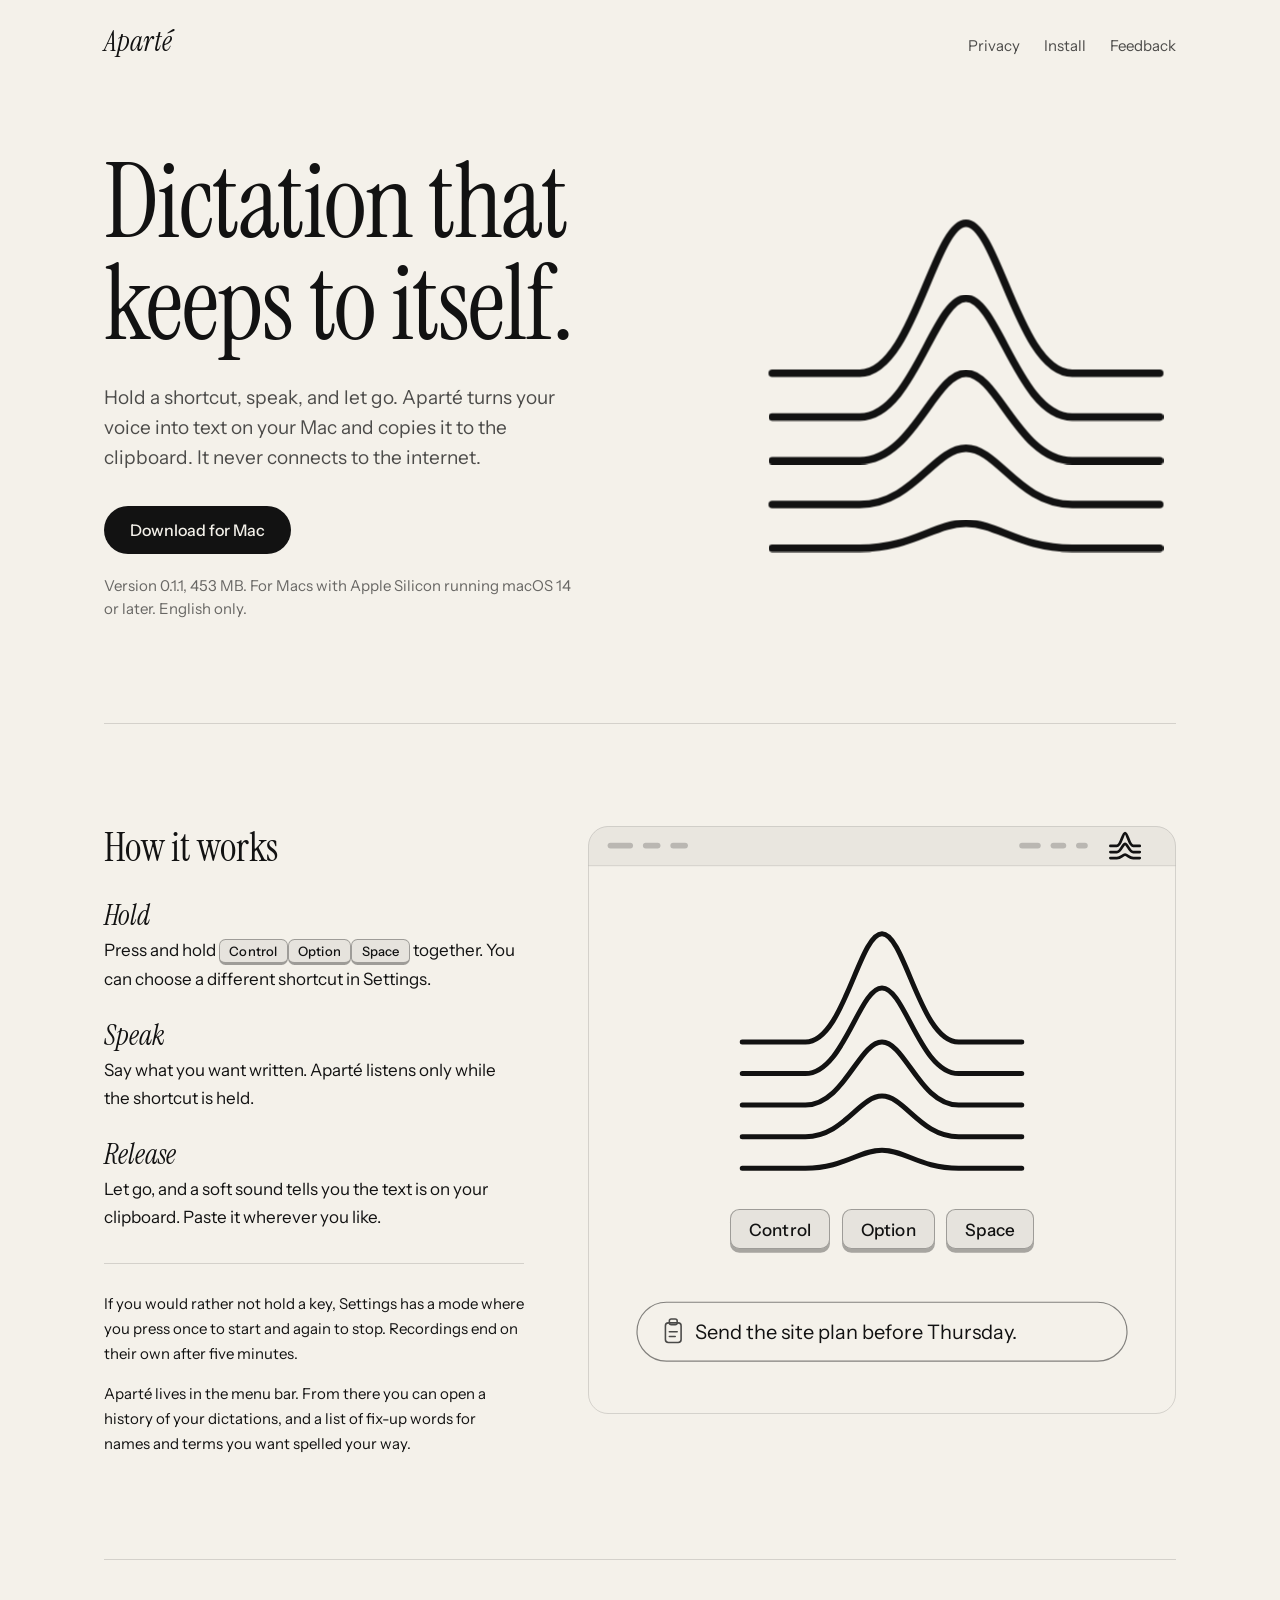
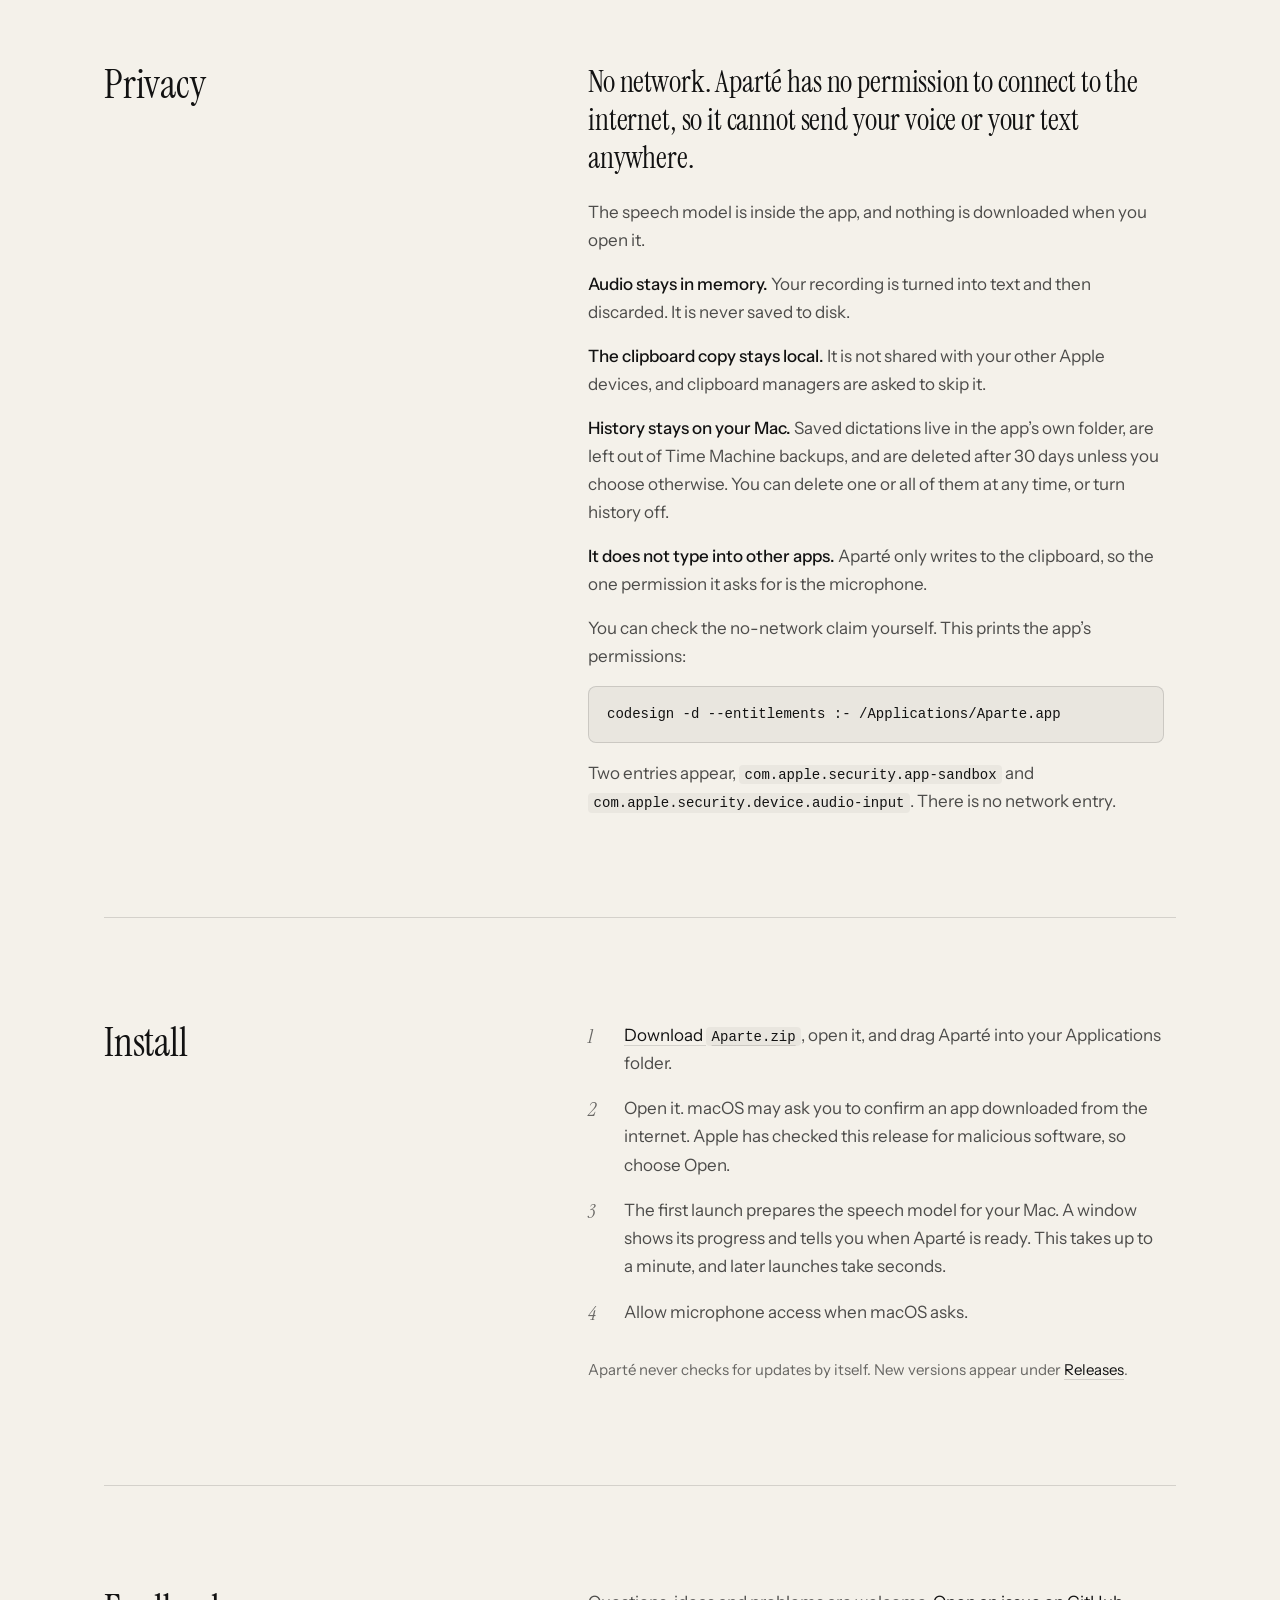
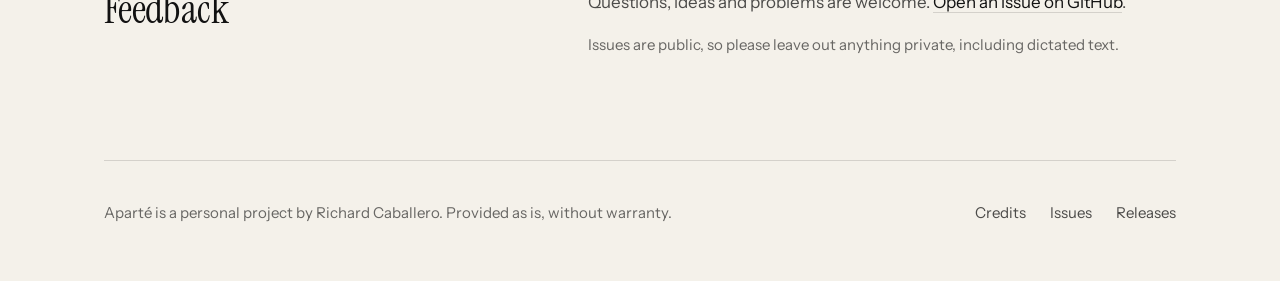
<file: index.html>
<!doctype html>
<html lang="en">
<head>
  <meta charset="utf-8">
  <meta name="viewport" content="width=device-width, initial-scale=1">
  <meta http-equiv="Content-Security-Policy" content="default-src 'none'; img-src 'self'; style-src 'self'; font-src 'self'; base-uri 'none'; form-action 'none'">
  <title>Aparté: private dictation for Mac</title>
  <meta name="description" content="Aparté turns your voice into text on your Mac and copies it to the clipboard. It works entirely on your Mac and never connects to the internet.">
  <meta name="color-scheme" content="dark light">
  <meta name="theme-color" content="#121212" media="(prefers-color-scheme: dark)">
  <meta name="theme-color" content="#f4f1ea" media="(prefers-color-scheme: light)">
  <meta property="og:title" content="Aparté: private dictation for Mac">
  <meta property="og:description" content="Hold a shortcut, speak, and let go. The text is on your clipboard. Everything happens on your Mac.">
  <meta property="og:type" content="website">
  <link rel="icon" href="favicon.svg" type="image/svg+xml">
  <link rel="icon" href="favicon-64.png" type="image/png" sizes="64x64">
  <link rel="apple-touch-icon" href="apple-touch-icon.png">
  <link rel="preload" href="fonts/instrument-serif-latin-400-normal.woff2" as="font" type="font/woff2" crossorigin>
  <link rel="stylesheet" href="styles.css">
  <link rel="stylesheet" href="animation.css">
</head>
<body>
  <div class="page">

    <header class="masthead">
      <a class="wordmark" href="./">Aparté</a>
      <nav aria-label="Sections">
        <a href="#privacy">Privacy</a>
        <a href="#install">Install</a>
        <a href="#feedback">Feedback</a>
      </nav>
    </header>

    <main>
      <section class="hero" aria-labelledby="statement">
        <div>
          <h1 id="statement">Dictation that keeps to itself.</h1>
          <p class="lede">Hold a shortcut, speak, and let go. Aparté turns your voice into text on your Mac and copies it to the clipboard. It never connects to the internet.</p>
          <p><a class="button" href="https://github.com/richc117/aparte/releases/latest/download/Aparte.zip">Download for Mac</a></p>
          <p class="fine">Version 0.1.1, 453 MB. For Macs with Apple Silicon running macOS 14 or later. English only.</p>
        </div>

        <svg class="swell" viewBox="176 226 672 572" role="img" aria-label="The Aparté mark: five nested lines rising into a single peak">
          <path pathLength="1" d="M202 492 H342 C427 492 461 252 512 252 C563 252 597 492 682 492 H822"/>
          <path pathLength="1" d="M202 562 H342 C427 562 461 372 512 372 C563 372 597 562 682 562 H822"/>
          <path pathLength="1" d="M202 632 H342 C427 632 461 492 512 492 C563 492 597 632 682 632 H822"/>
          <path pathLength="1" d="M202 702 H342 C427 702 461 612 512 612 C563 612 597 702 682 702 H822"/>
          <path pathLength="1" d="M202 772 H342 C427 772 461 732 512 732 C563 732 597 772 682 772 H822"/>
        </svg>
      </section>

      <section class="row demo-row" id="how" aria-labelledby="how-title">
        <h2 id="how-title">How it works</h2>

        <div class="stage" role="img" aria-label="An animation of the three steps: holding the keys, speaking while the lines move, and releasing, after which the text appears on the clipboard.">
          <svg class="scene" viewBox="0 0 600 600" aria-hidden="true">
            <defs>
              <clipPath id="screen"><rect x="0.5" y="0.5" width="599" height="599" rx="20"/></clipPath>
            </defs>

            <g clip-path="url(#screen)">
              <rect class="bar" x="0" y="0" width="600" height="40"/>
              <line class="bar-rule" x1="0" y1="40.5" x2="600" y2="40.5"/>
              <rect class="dim" x="20" y="17" width="26" height="6" rx="3"/>
              <rect class="dim" x="56" y="17" width="18" height="6" rx="3"/>
              <rect class="dim" x="84" y="17" width="18" height="6" rx="3"/>
              <rect class="dim" x="440" y="17" width="22" height="6" rx="3"/>
              <rect class="dim" x="472" y="17" width="16" height="6" rx="3"/>
              <rect class="dim" x="498" y="17" width="12" height="6" rx="3"/>

              <g class="g-ready"><path class="glyph-line" transform="translate(525.5 -1.6) scale(.044)" d="M172 500 H322 C417 500 455 200 512 200 C569 200 607 500 702 500 H852 M172 640 H322 C417 640 455 450 512 450 C569 450 607 640 702 640 H852 M172 780 H322 C417 780 455 700 512 700 C569 700 607 780 702 780 H852"/></g>
              <g class="g-listen">
                <rect x="532" y="4" width="32" height="32" rx="8" fill="var(--ink)"/>
                <path class="glyph-line glyph-inv" transform="translate(529.6 2.4) scale(.036)" d="M172 500 H322 C417 500 455 200 512 200 C569 200 607 500 702 500 H852 M172 640 H322 C417 640 455 450 512 450 C569 450 607 640 702 640 H852 M172 780 H322 C417 780 455 700 512 700 C569 700 607 780 702 780 H852"/>
              </g>
              <g class="g-trans"><path class="glyph-line glyph-text" d="M535 12.5 H561 M535 20 H554 M535 27.5 H544"/></g>

              <circle class="ring ring1" cx="548" cy="20" r="14"/>
              <circle class="ring ring2" cx="548" cy="20" r="14"/>
            </g>
            <rect class="frame" x="0.5" y="0.5" width="599" height="599" rx="20"/>

      <g transform="translate(157.4 220.4) scale(.46)"><path class="voice v1" d="M0 0 H140 C225 0 259 -240 310 -240 C361 -240 395 0 480 0 H620"/></g>
      <g transform="translate(157.4 252.6) scale(.46)"><path class="voice v2" d="M0 0 H140 C225 0 259 -190 310 -190 C361 -190 395 0 480 0 H620"/></g>
      <g transform="translate(157.4 284.8) scale(.46)"><path class="voice v3" d="M0 0 H140 C225 0 259 -140 310 -140 C361 -140 395 0 480 0 H620"/></g>
      <g transform="translate(157.4 317.0) scale(.46)"><path class="voice v4" d="M0 0 H140 C225 0 259 -90 310 -90 C361 -90 395 0 480 0 H620"/></g>
      <g transform="translate(157.4 349.2) scale(.46)"><path class="voice v5" d="M0 0 H140 C225 0 259 -40 310 -40 C361 -40 395 0 480 0 H620"/></g>

            <rect class="pill" x="50" y="486" width="500" height="60" rx="30"/>
            <g class="pill-icon" transform="translate(77 503)">
              <rect x="2" y="4" width="16" height="20" rx="3"/>
              <rect x="6" y="0" width="8" height="6" rx="2"/>
              <path d="M6 13 H14 M6 18 H12"/>
            </g>
          </svg>

          <div class="keys" aria-hidden="true"><kbd class="k1">Control</kbd><kbd class="k2">Option</kbd><kbd class="k3">Space</kbd></div>
          <p class="clip" aria-hidden="true"><span class="clip-text">Send the site plan before Thursday.</span></p>
        </div>

        <div class="copy">
          <dl class="steps">
            <div class="s-hold">
              <dt>Hold</dt>
              <dd>Press and hold <span class="keys-inline"><kbd>Control</kbd><kbd>Option</kbd><kbd>Space</kbd></span> together. You can choose a different shortcut in Settings.</dd>
            </div>
            <div class="s-speak">
              <dt>Speak</dt>
              <dd>Say what you want written. Aparté listens only while the shortcut is held.</dd>
            </div>
            <div class="s-release">
              <dt>Release</dt>
              <dd>Let go, and a soft sound tells you the text is on your clipboard. Paste it wherever you like.</dd>
            </div>
          </dl>
          <div class="notes">
            <p>If you would rather not hold a key, Settings has a mode where you press once to start and again to stop. Recordings end on their own after five minutes.</p>
            <p>Aparté lives in the menu bar. From there you can open a history of your dictations, and a list of fix-up words for names and terms you want spelled your way.</p>
          </div>
        </div>
      </section>

      <section class="row" id="privacy" aria-labelledby="privacy-title">
        <h2 id="privacy-title">Privacy</h2>
        <div class="body">
          <p class="lead">No network. Aparté has no permission to connect to the internet, so it cannot send your voice or your text anywhere.</p>
          <p>The speech model is inside the app, and nothing is downloaded when you open it.</p>
          <p><strong>Audio stays in memory.</strong> Your recording is turned into text and then discarded. It is never saved to disk.</p>
          <p><strong>The clipboard copy stays local.</strong> It is not shared with your other Apple devices, and clipboard managers are asked to skip it.</p>
          <p><strong>History stays on your Mac.</strong> Saved dictations live in the app’s own folder, are left out of Time Machine backups, and are deleted after 30 days unless you choose otherwise. You can delete one or all of them at any time, or turn history off.</p>
          <p><strong>It does not type into other apps.</strong> Aparté only writes to the clipboard, so the one permission it asks for is the microphone.</p>
          <p>You can check the no-network claim yourself. This prints the app’s permissions:</p>
          <pre><code>codesign -d --entitlements :- /Applications/Aparte.app</code></pre>
          <p>Two entries appear, <code>com.apple.security.app-sandbox</code> and <code>com.apple.security.device.audio-input</code>. There is no network entry.</p>
        </div>
      </section>

      <section class="row" id="install" aria-labelledby="install-title">
        <h2 id="install-title">Install</h2>
        <div class="body">
          <ol class="install">
            <li><a href="https://github.com/richc117/aparte/releases/latest/download/Aparte.zip">Download <code>Aparte.zip</code></a>, open it, and drag Aparté into your Applications folder.</li>
            <li>Open it. macOS may ask you to confirm an app downloaded from the internet. Apple has checked this release for malicious software, so choose Open.</li>
            <li>The first launch prepares the speech model for your Mac. A window shows its progress and tells you when Aparté is ready. This takes up to a minute, and later launches take seconds.</li>
            <li>Allow microphone access when macOS asks.</li>
          </ol>
          <p class="small">Aparté never checks for updates by itself. New versions appear under <a href="https://github.com/richc117/aparte/releases">Releases</a>.</p>
        </div>
      </section>

      <section class="row" id="feedback" aria-labelledby="feedback-title">
        <h2 id="feedback-title">Feedback</h2>
        <div class="body">
          <p>Questions, ideas and problems are welcome. <a href="https://github.com/richc117/aparte/issues/new">Open an issue on GitHub</a>.</p>
          <p class="small">Issues are public, so please leave out anything private, including dictated text.</p>
        </div>
      </section>
    </main>

    <footer class="colophon">
      <p>Aparté is a personal project by Richard Caballero. Provided as is, without warranty.</p>
      <nav aria-label="Footer">
        <a href="credits.html">Credits</a>
        <a href="https://github.com/richc117/aparte/issues">Issues</a>
        <a href="https://github.com/richc117/aparte/releases">Releases</a>
      </nav>
    </footer>

  </div>
</body>
</html>
</file>
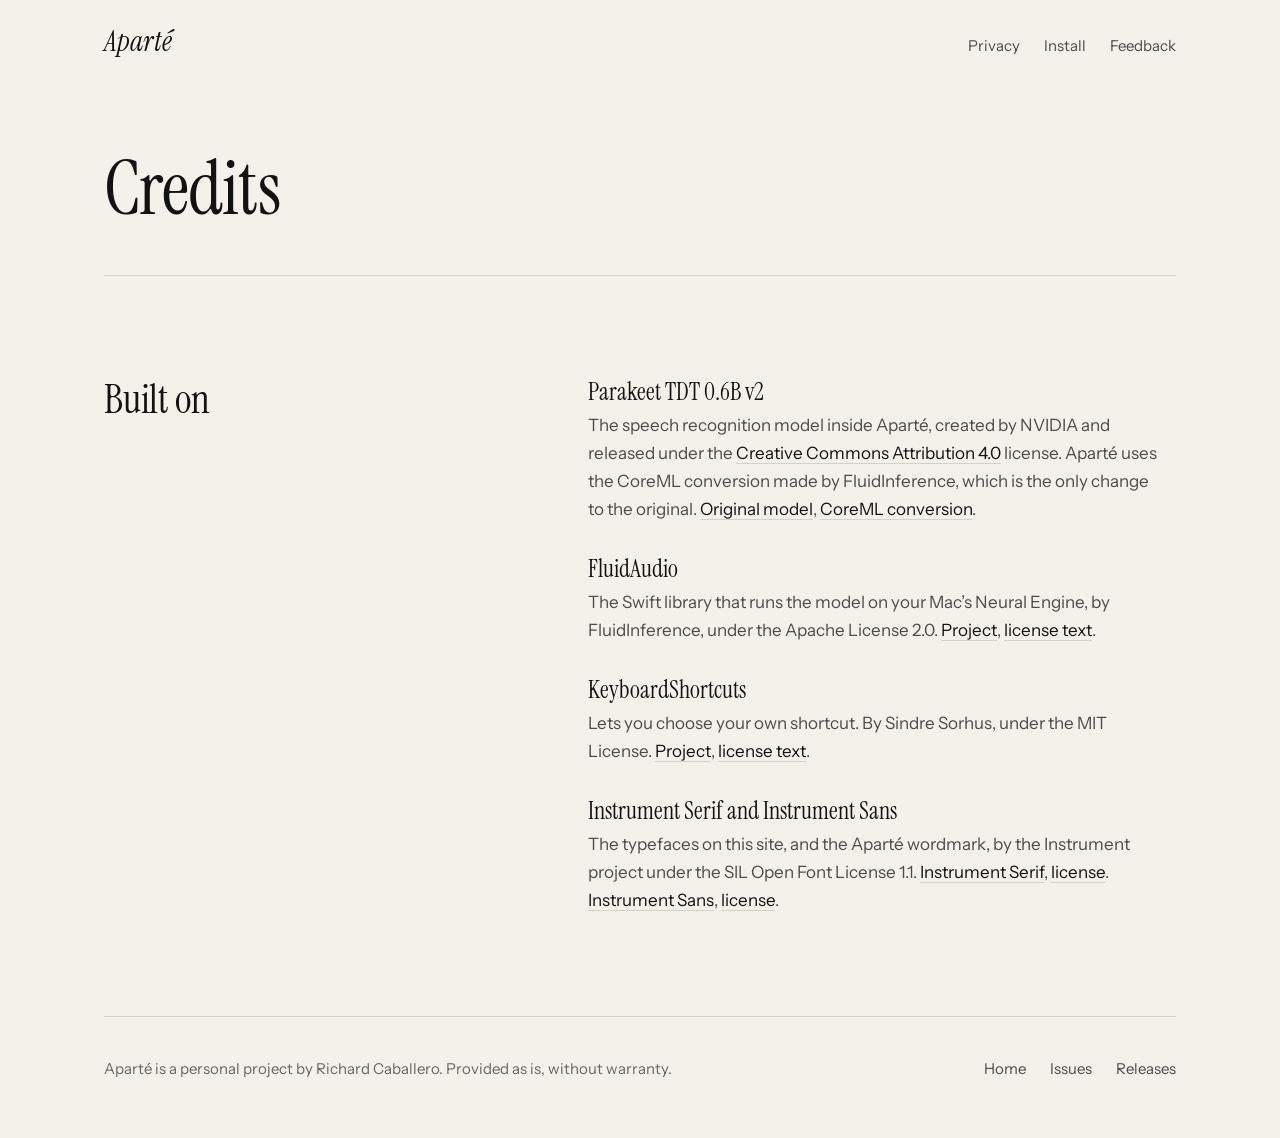
<file: credits.html>
<!doctype html>
<html lang="en">
<head>
  <meta charset="utf-8">
  <meta name="viewport" content="width=device-width, initial-scale=1">
  <meta http-equiv="Content-Security-Policy" content="default-src 'none'; img-src 'self'; style-src 'self'; font-src 'self'; base-uri 'none'; form-action 'none'">
  <title>Credits: Aparté</title>
  <meta name="description" content="The models, libraries and fonts Aparté is built on, and their licenses.">
  <meta name="color-scheme" content="dark light">
  <meta name="theme-color" content="#121212" media="(prefers-color-scheme: dark)">
  <meta name="theme-color" content="#f4f1ea" media="(prefers-color-scheme: light)">
  <link rel="icon" href="favicon.svg" type="image/svg+xml">
  <link rel="icon" href="favicon-64.png" type="image/png" sizes="64x64">
  <link rel="apple-touch-icon" href="apple-touch-icon.png">
  <link rel="stylesheet" href="styles.css">
</head>
<body>
  <div class="page">

    <header class="masthead">
      <a class="wordmark" href="./">Aparté</a>
      <nav aria-label="Sections">
        <a href="./#privacy">Privacy</a>
        <a href="./#install">Install</a>
        <a href="./#feedback">Feedback</a>
      </nav>
    </header>

    <main>
      <h1 class="page-title">Credits</h1>

      <section class="row" aria-labelledby="built-on">
        <h2 id="built-on">Built on</h2>
        <dl class="body credits">
          <div>
            <dt>Parakeet TDT 0.6B v2</dt>
            <dd>The speech recognition model inside Aparté, created by NVIDIA and released under the <a href="https://creativecommons.org/licenses/by/4.0/">Creative Commons Attribution 4.0</a> license. Aparté uses the CoreML conversion made by FluidInference, which is the only change to the original. <a href="https://huggingface.co/nvidia/parakeet-tdt-0.6b-v2">Original model</a>, <a href="https://huggingface.co/FluidInference/parakeet-tdt-0.6b-v2-coreml">CoreML conversion</a>.</dd>
          </div>
          <div>
            <dt>FluidAudio</dt>
            <dd>The Swift library that runs the model on your Mac’s Neural Engine, by FluidInference, under the Apache License 2.0. <a href="https://github.com/FluidInference/FluidAudio">Project</a>, <a href="licenses/FluidAudio-LICENSE.txt">license text</a>.</dd>
          </div>
          <div>
            <dt>KeyboardShortcuts</dt>
            <dd>Lets you choose your own shortcut. By Sindre Sorhus, under the MIT License. <a href="https://github.com/sindresorhus/KeyboardShortcuts">Project</a>, <a href="licenses/KeyboardShortcuts-LICENSE.txt">license text</a>.</dd>
          </div>
          <div>
            <dt>Instrument Serif and Instrument Sans</dt>
            <dd>The typefaces on this site, and the Aparté wordmark, by the Instrument project under the SIL Open Font License 1.1. <a href="https://github.com/Instrument/instrument-serif">Instrument Serif</a>, <a href="fonts/OFL-Instrument-Serif.txt">license</a>. <a href="https://github.com/Instrument/instrument-sans">Instrument Sans</a>, <a href="fonts/OFL-Instrument-Sans.txt">license</a>.</dd>
          </div>
        </dl>
      </section>
    </main>

    <footer class="colophon">
      <p>Aparté is a personal project by Richard Caballero. Provided as is, without warranty.</p>
      <nav aria-label="Footer">
        <a href="./">Home</a>
        <a href="https://github.com/richc117/aparte/issues">Issues</a>
        <a href="https://github.com/richc117/aparte/releases">Releases</a>
      </nav>
    </footer>

  </div>
</body>
</html>
</file>
<file: styles.css>
/* Aparté site. No JavaScript, no third-party requests (the How it works animation is in
   animation.css).
   Brand: Swell mark, #121212 ground, #F4F1EA ink, Instrument Serif and Instrument Sans. */

@font-face {
  font-family: "Instrument Serif";
  font-style: normal;
  font-weight: 400;
  font-display: swap;
  src: url("fonts/instrument-serif-latin-400-normal.woff2") format("woff2");
}
@font-face {
  font-family: "Instrument Serif";
  font-style: italic;
  font-weight: 400;
  font-display: swap;
  src: url("fonts/instrument-serif-latin-400-italic.woff2") format("woff2");
}
@font-face {
  font-family: "Instrument Sans";
  font-style: normal;
  font-weight: 400;
  font-display: swap;
  src: url("fonts/instrument-sans-latin-400-normal.woff2") format("woff2");
}
@font-face {
  font-family: "Instrument Sans";
  font-style: normal;
  font-weight: 500;
  font-display: swap;
  src: url("fonts/instrument-sans-latin-500-normal.woff2") format("woff2");
}

:root {
  --ground: #121212;
  --ink: #f4f1ea;
  --soft: rgb(244 241 234 / 0.72);
  --faint: rgb(244 241 234 / 0.56);
  --rule: rgb(244 241 234 / 0.14);
  --wash: rgb(244 241 234 / 0.05);
  --key-edge: rgb(244 241 234 / 0.34);
  --key-face: rgb(244 241 234 / 0.09);

  --serif: "Instrument Serif", "Iowan Old Style", "Times New Roman", serif;
  --sans: "Instrument Sans", system-ui, -apple-system, "Segoe UI", sans-serif;
  --mono: ui-monospace, "SF Mono", Menlo, Consolas, monospace;

  --gutter: clamp(1.25rem, 5vw, 3.5rem);
  --section: clamp(3.5rem, 8vw, 6.5rem);
  color-scheme: dark light;
}

@media (prefers-color-scheme: light) {
  :root {
    --ground: #f4f1ea;
    --ink: #121212;
    --soft: rgb(18 18 18 / 0.74);
    --faint: rgb(18 18 18 / 0.62);
    --rule: rgb(18 18 18 / 0.14);
    --wash: rgb(18 18 18 / 0.045);
    --key-edge: rgb(18 18 18 / 0.34);
    --key-face: rgb(18 18 18 / 0.06);
  }
}

*,
*::before,
*::after {
  box-sizing: border-box;
}

html {
  background: var(--ground);
  -webkit-text-size-adjust: 100%;
  scroll-behavior: smooth;
}

@media (prefers-reduced-motion: reduce) {
  html {
    scroll-behavior: auto;
  }
}

body {
  margin: 0;
  background: var(--ground);
  color: var(--ink);
  font: 400 1.0625rem / 1.65 var(--sans);
  -webkit-font-smoothing: antialiased;
  text-rendering: optimizeLegibility;
}

.page {
  max-width: 74rem;
  margin: 0 auto;
  padding: 0 var(--gutter);
}

a {
  color: var(--ink);
  text-decoration: underline;
  text-decoration-color: var(--rule);
  text-decoration-thickness: 1px;
  text-underline-offset: 0.24em;
  transition: text-decoration-color 160ms ease;
}
a:hover {
  text-decoration-color: var(--ink);
}
a:focus-visible,
.button:focus-visible {
  outline: 2px solid var(--ink);
  outline-offset: 4px;
  border-radius: 3px;
}

p {
  margin: 0 0 1rem;
}

/* ---------- Header ---------- */

.masthead {
  display: flex;
  align-items: baseline;
  justify-content: space-between;
  gap: 1.5rem;
  padding-block: 1.75rem;
}

.wordmark {
  font: italic 400 1.75rem / 1 var(--serif);
  letter-spacing: 0.005em;
  text-decoration: none;
}

.masthead nav {
  display: flex;
  gap: 1.5rem;
  font-size: 0.9375rem;
}
.masthead nav a {
  color: var(--soft);
  text-decoration: none;
}
.masthead nav a:hover {
  color: var(--ink);
}

/* ---------- Hero ---------- */

.hero {
  display: grid;
  grid-template-columns: minmax(0, 1fr);
  gap: 2.5rem;
  align-items: center;
  padding-block: clamp(1.5rem, 5vw, 4rem) var(--section);
}

.swell {
  display: block;
  width: min(100%, 34rem);
  height: auto;
  margin-inline: auto;
  color: var(--ink);
  overflow: visible;
}
.swell path {
  fill: none;
  stroke: currentColor;
  stroke-width: 12;
  stroke-linecap: round;
  stroke-linejoin: round;
}

/* The one moment of motion: the five lines draw in once, bottom to top. */
@media (prefers-reduced-motion: no-preference) {
  .swell path {
    stroke-dasharray: 1;
    stroke-dashoffset: 1;
    opacity: 0;
    animation: draw 1900ms cubic-bezier(0.45, 0.05, 0.2, 1) both;
  }
  .swell path:nth-child(5) { animation-delay: 150ms; }
  .swell path:nth-child(4) { animation-delay: 290ms; }
  .swell path:nth-child(3) { animation-delay: 430ms; }
  .swell path:nth-child(2) { animation-delay: 570ms; }
  .swell path:nth-child(1) { animation-delay: 710ms; }
}
@keyframes draw {
  0% { stroke-dashoffset: 1; opacity: 0; }
  5% { opacity: 1; }
  100% { stroke-dashoffset: 0; opacity: 1; }
}

h1 {
  margin: 0 0 1.75rem;
  font: 400 clamp(3.25rem, 8.4vw, 6.5rem) / 0.98 var(--serif);
  letter-spacing: -0.015em;
}

.lede {
  max-width: 30rem;
  margin-bottom: 2rem;
  color: var(--soft);
  font-size: 1.1875rem;
  line-height: 1.6;
}

.button {
  display: inline-flex;
  align-items: center;
  height: 3rem;
  padding: 0 1.625rem;
  border-radius: 999px;
  background: var(--ink);
  color: var(--ground);
  font: 500 1rem / 1 var(--sans);
  text-decoration: none;
  transition: opacity 160ms ease;
}
.button:hover {
  opacity: 0.88;
}

.fine {
  margin: 1.25rem 0 0;
  max-width: 30rem;
  color: var(--faint);
  font-size: 0.9375rem;
  line-height: 1.55;
}

@media (min-width: 56rem) {
  .hero {
    grid-template-columns: minmax(0, 7fr) minmax(0, 5fr);
    column-gap: 4rem;
    min-height: min(36rem, calc(100svh - 9rem));
  }
  .swell {
    width: 100%;
    margin-inline: 0;
  }
}

/* On narrow screens the mark leads, small enough that the headline and the Download
   button stay on the first screen of a phone. */
@media (max-width: 55.99rem) {
  .hero {
    gap: 2rem;
  }
  .swell {
    order: -1;
    width: min(52%, 13rem);
  }
}

/* ---------- Rows ---------- */

/* minmax(0, ...) lets a column shrink below its longest unbreakable word. Without it,
   a long permission name in the Privacy section pushed the page wider than a phone. */
.row {
  display: grid;
  grid-template-columns: minmax(0, 1fr);
  gap: 1.5rem;
  padding-block: var(--section);
  border-top: 1px solid var(--rule);
}

@media (min-width: 56rem) {
  .row {
    grid-template-columns: minmax(0, 5fr) minmax(0, 7fr);
    column-gap: 4rem;
  }
  /* The title stays in view while its long section scrolls past, so the left column is
     never an empty void. */
  .row > h2 {
    position: sticky;
    top: 2rem;
    align-self: start;
  }
}

h2 {
  margin: 0;
  font: 400 clamp(1.875rem, 3.4vw, 2.5rem) / 1.08 var(--serif);
  letter-spacing: -0.005em;
}

.body {
  max-width: 36rem;
  color: var(--soft);
}
.body strong {
  color: var(--ink);
  font-weight: 500;
}
.body > :last-child {
  margin-bottom: 0;
}

/* Privacy: the main promise is the largest thing in its section. */
.body .lead {
  margin-bottom: 1.25rem;
  color: var(--ink);
  font: 400 clamp(1.5rem, 2.6vw, 1.875rem) / 1.28 var(--serif);
  letter-spacing: -0.005em;
}

/* Side notes after the steps: set apart by a rule and a smaller size, so they do not
   read as a fourth step. */
.notes {
  padding-top: 1.75rem;
  border-top: 1px solid var(--rule);
  font-size: 0.9375rem;
}
.notes > :last-child {
  margin-bottom: 0;
}

/* How it works: the three steps are a sequence, so each is named. */
.steps {
  display: grid;
  gap: 1.75rem;
  margin: 0 0 2rem;
}
.steps dt {
  margin: 0 0 0.25rem;
  color: var(--ink);
  font: italic 400 1.75rem / 1.1 var(--serif);
}
.steps dd {
  margin: 0;
}

/* Install: a numbered sequence, with the numbers set quietly in the margin. */
.install {
  margin: 0 0 2rem;
  padding: 0;
  list-style: none;
  counter-reset: step;
}
.install li {
  position: relative;
  padding-left: 2.25rem;
  margin-bottom: 1.1rem;
  counter-increment: step;
}
.install li::before {
  content: counter(step);
  position: absolute;
  left: 0;
  top: 0;
  color: var(--faint);
  font: italic 400 1.25rem / 1.5 var(--serif);
}

code,
pre {
  font-family: var(--mono);
  font-size: 0.875rem;
}
/* Keyboard shortcuts: the standard <kbd> element, drawn as keycaps with a thicker
   bottom edge so each key looks pressable. The brightest thing in its sentence. */
.keys {
  display: inline-flex;
  gap: 0.35em;
  margin-inline: 0.15em;
  vertical-align: 0.06em;
  white-space: nowrap;
}
kbd {
  display: inline-block;
  padding: 0.38em 0.72em 0.34em;
  border: 1px solid var(--key-edge);
  border-bottom-width: 3px;
  border-radius: 0.5em;
  background: var(--key-face);
  color: var(--ink);
  font: 500 0.8125rem / 1 var(--sans);
  letter-spacing: 0.01em;
}

/* A permission name is one unbreakable word; let it wrap rather than widen the page. */
p code {
  overflow-wrap: anywhere;
}

code {
  padding: 0.12em 0.4em;
  border-radius: 4px;
  background: var(--wash);
  color: var(--ink);
}
pre {
  margin: 0 0 1rem;
  padding: 1rem 1.125rem;
  white-space: pre-wrap;
  overflow-wrap: anywhere;
  border: 1px solid var(--rule);
  border-radius: 8px;
  background: var(--wash);
  color: var(--ink);
  line-height: 1.6;
}
pre code {
  padding: 0;
  background: none;
}
.small {
  color: var(--faint);
  font-size: 0.9375rem;
}

/* ---------- Credits ---------- */

.credits {
  display: grid;
  gap: 2rem;
  margin: 0;
}
.credits dt {
  margin: 0 0 0.25rem;
  color: var(--ink);
  font: 400 1.5rem / 1.2 var(--serif);
}
.credits dd {
  margin: 0;
}

/* ---------- Footer ---------- */

.colophon {
  display: flex;
  flex-wrap: wrap;
  justify-content: space-between;
  gap: 1rem 2rem;
  padding-block: 2.5rem 3.5rem;
  border-top: 1px solid var(--rule);
  color: var(--faint);
  font-size: 0.9375rem;
}
.colophon p {
  margin: 0;
}
.colophon nav {
  display: flex;
  flex-wrap: wrap;
  gap: 0.5rem 1.5rem;
}
.colophon a {
  color: var(--soft);
  text-decoration: none;
}
.colophon a:hover {
  color: var(--ink);
}

/* Credits page title, set like the hero statement but smaller. */
.page-title {
  margin: 0;
  padding-block: clamp(1.5rem, 5vw, 4rem) clamp(2rem, 4vw, 3rem);
  font: 400 clamp(2.75rem, 6.4vw, 4.75rem) / 1 var(--serif);
  letter-spacing: -0.012em;
}
</file>
<file: animation.css>
/* "How it works": the animated scene beside the three steps.
   One 14 s timeline drives everything, so the steps on the left light up in step with
   the scene on the right. Without motion (reduced-motion), the page shows the finished
   state: keys up, the mark at rest, the text on the clipboard, every step lit. */

:root {
  --key-down: rgb(244 241 234 / 0.2);
  --key-edge-down: rgb(244 241 234 / 0.62);
}
@media (prefers-color-scheme: light) {
  :root {
    --key-down: rgb(18 18 18 / 0.13);
    --key-edge-down: rgb(18 18 18 / 0.6);
  }
}

/* ---------- Layout: copy on the left, the scene on the right ---------- */

.demo-row > h2 {
  position: static;
}
.demo-row .stage {
  margin-top: 0.5rem;
}
@media (min-width: 56rem) {
  .demo-row {
    grid-template-areas:
      "title stage"
      "copy  stage";
    grid-template-rows: auto 1fr;
    align-items: start;
    row-gap: 2rem;
  }
  .demo-row > h2 { grid-area: title; }
  .demo-row > .copy { grid-area: copy; }
  .demo-row > .stage {
    grid-area: stage;
    position: sticky;
    top: 2rem;
    margin-top: 0;
  }
}

/* ---------- The scene ---------- */

.stage {
  container-type: inline-size;
  position: relative;
  width: 100%;
  max-width: 38rem;
  aspect-ratio: 1;
}
.scene {
  position: absolute;
  inset: 0;
  width: 100%;
  height: 100%;
  display: block;
  overflow: visible;
}

.frame {
  fill: none;
  stroke: var(--rule);
  stroke-width: 1;
}
.bar { fill: var(--wash); }
.bar-rule { stroke: var(--rule); stroke-width: 1; }
.dim { fill: var(--ink); opacity: 0.22; }

/* The app's three menu bar states: Ready, Listening (on a tile), Transcribing. */
.glyph-line {
  fill: none;
  stroke: var(--ink);
  stroke-width: 64;
  stroke-linecap: round;
  stroke-linejoin: round;
}
.glyph-inv { stroke: var(--ground); }
.glyph-text { stroke-width: 2.8; }
.g-listen, .g-trans { opacity: 0; }

/* The soft sound, drawn as rings. */
.ring {
  fill: none;
  stroke: var(--ink);
  stroke-width: 1.4;
  vector-effect: non-scaling-stroke;
  opacity: 0;
  transform-box: fill-box;
  transform-origin: center;
}

/* The Swell, five lines. Each is drawn from its own baseline up, so scaling it in Y
   moves only the peak and the flat ends stay put. */
.voice {
  fill: none;
  stroke: var(--ink);
  stroke-width: 0.85cqw;
  vector-effect: non-scaling-stroke;
  stroke-linecap: round;
  stroke-linejoin: round;
  transform-origin: 0 0;
}

/* Keys: the same keycaps as the page, sized with the scene. */
.keys {
  position: absolute;
  left: 0;
  right: 0;
  top: 65.2%;
  display: flex;
  justify-content: center;
  gap: 2cqw;
}
.stage kbd {
  padding: 0.62em 1.05em 0.58em;
  border: 1px solid var(--key-edge);
  border-radius: 0.55em;
  box-shadow: 0 0.22em 0 var(--key-edge);
  background: var(--key-face);
  font: 500 2.9cqw / 1 var(--sans);
}

/* Clipboard. */
.pill {
  fill: none;
  stroke: var(--ink);
  stroke-width: 1.2;
  stroke-opacity: 0.5;
}
.pill-icon {
  fill: none;
  stroke: var(--ink);
  stroke-width: 1.6;
  stroke-linecap: round;
  stroke-linejoin: round;
  opacity: 0.75;
}
.clip {
  position: absolute;
  left: 18.2%;
  right: 8%;
  top: 81%;
  height: 10%;
  margin: 0;
  display: flex;
  align-items: center;
  color: var(--ink);
  font: 400 3.4cqw / 1 var(--sans);
}
.clip-text {
  display: block;
  white-space: nowrap;
}

/* ---------- Motion ---------- */

@media (prefers-reduced-motion: no-preference) {
  .k1 { animation: key1 14s linear infinite; }
  .k2 { animation: key2 14s linear infinite; }
  .k3 { animation: key3 14s linear infinite; }

  .g-ready  { animation: glyph-ready 14s linear infinite; }
  .g-listen { animation: glyph-listen 14s linear infinite; }
  .g-trans  { animation: glyph-trans 14s linear infinite; }
  .ring1 { animation: ring1 14s linear infinite; }
  .ring2 { animation: ring2 14s linear infinite; }

  .v1 { animation: voice1 14s linear infinite; }
  .v2 { animation: voice2 14s linear infinite; }
  .v3 { animation: voice3 14s linear infinite; }
  .v4 { animation: voice4 14s linear infinite; }
  .v5 { animation: voice5 14s linear infinite; }

  .clip-text { animation: text-in 14s linear infinite; }
  .pill { animation: pill 14s linear infinite; }
  .pill-icon { animation: pill-icon 14s linear infinite; }

  .s-hold { animation: step-hold 14s linear infinite; }
  .s-speak { animation: step-speak 14s linear infinite; }
  .s-release { animation: step-release 14s linear infinite; }
}

@keyframes key1 {
  0.0% { transform: translateY(0); box-shadow: 0 .22em 0 var(--key-edge); background-color: var(--key-face); border-color: var(--key-edge); }
  7.143% { transform: translateY(0); box-shadow: 0 .22em 0 var(--key-edge); background-color: var(--key-face); border-color: var(--key-edge); animation-timing-function: cubic-bezier(.4,0,.2,1); }
  9.286% { transform: translateY(.2em); box-shadow: 0 .02em 0 var(--key-edge-down); background-color: var(--key-down); border-color: var(--key-edge-down); }
  58.571% { transform: translateY(.2em); box-shadow: 0 .02em 0 var(--key-edge-down); background-color: var(--key-down); border-color: var(--key-edge-down); animation-timing-function: cubic-bezier(.16,1,.3,1); }
  60.357% { transform: translateY(0); box-shadow: 0 .22em 0 var(--key-edge); background-color: var(--key-face); border-color: var(--key-edge); }
  100.0% { transform: translateY(0); box-shadow: 0 .22em 0 var(--key-edge); background-color: var(--key-face); border-color: var(--key-edge); }
}
@keyframes key2 {
  0.0% { transform: translateY(0); box-shadow: 0 .22em 0 var(--key-edge); background-color: var(--key-face); border-color: var(--key-edge); }
  11.429% { transform: translateY(0); box-shadow: 0 .22em 0 var(--key-edge); background-color: var(--key-face); border-color: var(--key-edge); animation-timing-function: cubic-bezier(.4,0,.2,1); }
  13.571% { transform: translateY(.2em); box-shadow: 0 .02em 0 var(--key-edge-down); background-color: var(--key-down); border-color: var(--key-edge-down); }
  58.571% { transform: translateY(.2em); box-shadow: 0 .02em 0 var(--key-edge-down); background-color: var(--key-down); border-color: var(--key-edge-down); animation-timing-function: cubic-bezier(.16,1,.3,1); }
  60.357% { transform: translateY(0); box-shadow: 0 .22em 0 var(--key-edge); background-color: var(--key-face); border-color: var(--key-edge); }
  100.0% { transform: translateY(0); box-shadow: 0 .22em 0 var(--key-edge); background-color: var(--key-face); border-color: var(--key-edge); }
}
@keyframes key3 {
  0.0% { transform: translateY(0); box-shadow: 0 .22em 0 var(--key-edge); background-color: var(--key-face); border-color: var(--key-edge); }
  15.714% { transform: translateY(0); box-shadow: 0 .22em 0 var(--key-edge); background-color: var(--key-face); border-color: var(--key-edge); animation-timing-function: cubic-bezier(.4,0,.2,1); }
  17.857% { transform: translateY(.2em); box-shadow: 0 .02em 0 var(--key-edge-down); background-color: var(--key-down); border-color: var(--key-edge-down); }
  58.571% { transform: translateY(.2em); box-shadow: 0 .02em 0 var(--key-edge-down); background-color: var(--key-down); border-color: var(--key-edge-down); animation-timing-function: cubic-bezier(.16,1,.3,1); }
  60.357% { transform: translateY(0); box-shadow: 0 .22em 0 var(--key-edge); background-color: var(--key-face); border-color: var(--key-edge); }
  100.0% { transform: translateY(0); box-shadow: 0 .22em 0 var(--key-edge); background-color: var(--key-face); border-color: var(--key-edge); }
}
@keyframes glyph-ready {
  0.0% { opacity:1; }
  18.571% { opacity:1; animation-timing-function: cubic-bezier(.4,0,.2,1); }
  19.857% { opacity:0; }
  63.929% { opacity:0; animation-timing-function: cubic-bezier(.4,0,.2,1); }
  65.143% { opacity:1; }
  100.0% { opacity:1; }
}
@keyframes glyph-listen {
  0.0% { opacity:0; }
  18.571% { opacity:0; animation-timing-function: cubic-bezier(.4,0,.2,1); }
  19.857% { opacity:1; }
  58.571% { opacity:1; animation-timing-function: cubic-bezier(.4,0,.2,1); }
  59.714% { opacity:0; }
  100.0% { opacity:0; }
}
@keyframes glyph-trans {
  0.0% { opacity:0; }
  58.571% { opacity:0; animation-timing-function: cubic-bezier(.4,0,.2,1); }
  59.714% { opacity:1; }
  63.929% { opacity:1; animation-timing-function: cubic-bezier(.4,0,.2,1); }
  65.143% { opacity:0; }
  100.0% { opacity:0; }
}
@keyframes ring1 {
  0.0% { opacity:0; transform: scale(1); }
  64.286% { opacity:0; transform: scale(1); animation-timing-function: cubic-bezier(.16,1,.3,1); }
  64.643% { opacity:0.65; transform: scale(1.1); animation-timing-function: cubic-bezier(.2,.6,.3,1); }
  72.5% { opacity:0; transform: scale(5.2); }
  100.0% { opacity:0; transform: scale(1); }
}
@keyframes ring2 {
  0.0% { opacity:0; transform: scale(1); }
  65.286% { opacity:0; transform: scale(1); animation-timing-function: cubic-bezier(.16,1,.3,1); }
  65.643% { opacity:0.4; transform: scale(1.1); animation-timing-function: cubic-bezier(.2,.6,.3,1); }
  74.571% { opacity:0; transform: scale(8.6); }
  100.0% { opacity:0; transform: scale(1); }
}
@keyframes voice1 {
  0.0% { transform: scaleY(.02); opacity:.5; }
  18.571% { transform: scaleY(.02); opacity:.5; animation-timing-function: cubic-bezier(.45,0,.55,1); }
  20.0% { transform: scaleY(.13); opacity:.8; animation-timing-function: cubic-bezier(.45,0,.55,1); }
  21.071% { transform: scaleY(.09); opacity:.85; animation-timing-function: cubic-bezier(.45,0,.55,1); }
  21.214% { transform: scaleY(0.251); opacity:1; animation-timing-function: cubic-bezier(.45,0,.55,1); }
  22.071% { transform: scaleY(0.601); opacity:1; animation-timing-function: cubic-bezier(.45,0,.55,1); }
  22.929% { transform: scaleY(0.828); opacity:1; animation-timing-function: cubic-bezier(.45,0,.55,1); }
  23.786% { transform: scaleY(0.815); opacity:1; animation-timing-function: cubic-bezier(.45,0,.55,1); }
  24.643% { transform: scaleY(0.617); opacity:1; animation-timing-function: cubic-bezier(.45,0,.55,1); }
  25.5% { transform: scaleY(0.502); opacity:1; animation-timing-function: cubic-bezier(.45,0,.55,1); }
  26.357% { transform: scaleY(0.627); opacity:1; animation-timing-function: cubic-bezier(.45,0,.55,1); }
  27.214% { transform: scaleY(0.665); opacity:1; animation-timing-function: cubic-bezier(.45,0,.55,1); }
  28.071% { transform: scaleY(0.664); opacity:1; animation-timing-function: cubic-bezier(.45,0,.55,1); }
  28.929% { transform: scaleY(0.759); opacity:1; animation-timing-function: cubic-bezier(.45,0,.55,1); }
  29.786% { transform: scaleY(0.703); opacity:1; animation-timing-function: cubic-bezier(.45,0,.55,1); }
  30.643% { transform: scaleY(0.493); opacity:1; animation-timing-function: cubic-bezier(.45,0,.55,1); }
  31.5% { transform: scaleY(0.477); opacity:1; animation-timing-function: cubic-bezier(.45,0,.55,1); }
  32.357% { transform: scaleY(0.584); opacity:1; animation-timing-function: cubic-bezier(.45,0,.55,1); }
  33.214% { transform: scaleY(0.741); opacity:1; animation-timing-function: cubic-bezier(.45,0,.55,1); }
  34.071% { transform: scaleY(0.779); opacity:1; animation-timing-function: cubic-bezier(.45,0,.55,1); }
  34.929% { transform: scaleY(0.561); opacity:1; animation-timing-function: cubic-bezier(.45,0,.55,1); }
  35.786% { transform: scaleY(0.547); opacity:1; animation-timing-function: cubic-bezier(.45,0,.55,1); }
  36.643% { transform: scaleY(0.743); opacity:1; animation-timing-function: cubic-bezier(.45,0,.55,1); }
  37.5% { transform: scaleY(0.813); opacity:1; animation-timing-function: cubic-bezier(.45,0,.55,1); }
  38.357% { transform: scaleY(0.647); opacity:1; animation-timing-function: cubic-bezier(.45,0,.55,1); }
  39.214% { transform: scaleY(0.293); opacity:1; animation-timing-function: cubic-bezier(.45,0,.55,1); }
  40.071% { transform: scaleY(0.103); opacity:1; animation-timing-function: cubic-bezier(.45,0,.55,1); }
  40.929% { transform: scaleY(0.095); opacity:1; animation-timing-function: cubic-bezier(.45,0,.55,1); }
  41.786% { transform: scaleY(0.198); opacity:1; animation-timing-function: cubic-bezier(.45,0,.55,1); }
  42.643% { transform: scaleY(0.412); opacity:1; animation-timing-function: cubic-bezier(.45,0,.55,1); }
  43.5% { transform: scaleY(0.570); opacity:1; animation-timing-function: cubic-bezier(.45,0,.55,1); }
  44.357% { transform: scaleY(0.594); opacity:1; animation-timing-function: cubic-bezier(.45,0,.55,1); }
  45.214% { transform: scaleY(0.433); opacity:1; animation-timing-function: cubic-bezier(.45,0,.55,1); }
  46.071% { transform: scaleY(0.341); opacity:1; animation-timing-function: cubic-bezier(.45,0,.55,1); }
  46.929% { transform: scaleY(0.466); opacity:1; animation-timing-function: cubic-bezier(.45,0,.55,1); }
  47.786% { transform: scaleY(0.576); opacity:1; animation-timing-function: cubic-bezier(.45,0,.55,1); }
  48.643% { transform: scaleY(0.627); opacity:1; animation-timing-function: cubic-bezier(.45,0,.55,1); }
  49.5% { transform: scaleY(0.700); opacity:1; animation-timing-function: cubic-bezier(.45,0,.55,1); }
  50.357% { transform: scaleY(0.681); opacity:1; animation-timing-function: cubic-bezier(.45,0,.55,1); }
  51.214% { transform: scaleY(0.593); opacity:1; animation-timing-function: cubic-bezier(.45,0,.55,1); }
  52.071% { transform: scaleY(0.687); opacity:1; animation-timing-function: cubic-bezier(.45,0,.55,1); }
  52.929% { transform: scaleY(0.753); opacity:1; animation-timing-function: cubic-bezier(.45,0,.55,1); }
  53.786% { transform: scaleY(0.712); opacity:1; animation-timing-function: cubic-bezier(.45,0,.55,1); }
  54.643% { transform: scaleY(0.689); opacity:1; animation-timing-function: cubic-bezier(.45,0,.55,1); }
  55.5% { transform: scaleY(0.593); opacity:1; animation-timing-function: cubic-bezier(.45,0,.55,1); }
  56.357% { transform: scaleY(0.612); opacity:1; animation-timing-function: cubic-bezier(.45,0,.55,1); }
  57.214% { transform: scaleY(0.805); opacity:1; animation-timing-function: cubic-bezier(.45,0,.55,1); }
  58.571% { transform: scaleY(.10); opacity:1; animation-timing-function: cubic-bezier(.16,1,.3,1); }
  60.714% { transform: scaleY(.02); opacity:.7; animation-timing-function: cubic-bezier(.4,0,.2,1); }
  64.286% { transform: scaleY(.02); opacity:.8; animation-timing-function: cubic-bezier(.3,1.5,.5,1); }
  69.643% { transform: scaleY(1); opacity:1; animation-timing-function: cubic-bezier(.4,0,.2,1); }
  92.857% { transform: scaleY(1); opacity:1; animation-timing-function: cubic-bezier(.45,0,.55,1); }
  99.643% { transform: scaleY(.02); opacity:.5; }
  100.0% { transform: scaleY(.02); opacity:.5; }
}
@keyframes voice2 {
  0.0% { transform: scaleY(.02); opacity:.5; }
  18.571% { transform: scaleY(.02); opacity:.5; animation-timing-function: cubic-bezier(.45,0,.55,1); }
  20.0% { transform: scaleY(.13); opacity:.8; animation-timing-function: cubic-bezier(.45,0,.55,1); }
  21.071% { transform: scaleY(.09); opacity:.85; animation-timing-function: cubic-bezier(.45,0,.55,1); }
  21.214% { transform: scaleY(0.265); opacity:1; animation-timing-function: cubic-bezier(.45,0,.55,1); }
  22.071% { transform: scaleY(0.265); opacity:1; animation-timing-function: cubic-bezier(.45,0,.55,1); }
  22.929% { transform: scaleY(0.585); opacity:1; animation-timing-function: cubic-bezier(.45,0,.55,1); }
  23.786% { transform: scaleY(0.751); opacity:1; animation-timing-function: cubic-bezier(.45,0,.55,1); }
  24.643% { transform: scaleY(0.820); opacity:1; animation-timing-function: cubic-bezier(.45,0,.55,1); }
  25.5% { transform: scaleY(0.697); opacity:1; animation-timing-function: cubic-bezier(.45,0,.55,1); }
  26.357% { transform: scaleY(0.518); opacity:1; animation-timing-function: cubic-bezier(.45,0,.55,1); }
  27.214% { transform: scaleY(0.553); opacity:1; animation-timing-function: cubic-bezier(.45,0,.55,1); }
  28.071% { transform: scaleY(0.619); opacity:1; animation-timing-function: cubic-bezier(.45,0,.55,1); }
  28.929% { transform: scaleY(0.739); opacity:1; animation-timing-function: cubic-bezier(.45,0,.55,1); }
  29.786% { transform: scaleY(0.842); opacity:1; animation-timing-function: cubic-bezier(.45,0,.55,1); }
  30.643% { transform: scaleY(0.653); opacity:1; animation-timing-function: cubic-bezier(.45,0,.55,1); }
  31.5% { transform: scaleY(0.441); opacity:1; animation-timing-function: cubic-bezier(.45,0,.55,1); }
  32.357% { transform: scaleY(0.492); opacity:1; animation-timing-function: cubic-bezier(.45,0,.55,1); }
  33.214% { transform: scaleY(0.648); opacity:1; animation-timing-function: cubic-bezier(.45,0,.55,1); }
  34.071% { transform: scaleY(0.742); opacity:1; animation-timing-function: cubic-bezier(.45,0,.55,1); }
  34.929% { transform: scaleY(0.724); opacity:1; animation-timing-function: cubic-bezier(.45,0,.55,1); }
  35.786% { transform: scaleY(0.552); opacity:1; animation-timing-function: cubic-bezier(.45,0,.55,1); }
  36.643% { transform: scaleY(0.565); opacity:1; animation-timing-function: cubic-bezier(.45,0,.55,1); }
  37.5% { transform: scaleY(0.751); opacity:1; animation-timing-function: cubic-bezier(.45,0,.55,1); }
  38.357% { transform: scaleY(0.814); opacity:1; animation-timing-function: cubic-bezier(.45,0,.55,1); }
  39.214% { transform: scaleY(0.657); opacity:1; animation-timing-function: cubic-bezier(.45,0,.55,1); }
  40.071% { transform: scaleY(0.288); opacity:1; animation-timing-function: cubic-bezier(.45,0,.55,1); }
  40.929% { transform: scaleY(0.097); opacity:1; animation-timing-function: cubic-bezier(.45,0,.55,1); }
  41.786% { transform: scaleY(0.097); opacity:1; animation-timing-function: cubic-bezier(.45,0,.55,1); }
  42.643% { transform: scaleY(0.217); opacity:1; animation-timing-function: cubic-bezier(.45,0,.55,1); }
  43.5% { transform: scaleY(0.416); opacity:1; animation-timing-function: cubic-bezier(.45,0,.55,1); }
  44.357% { transform: scaleY(0.509); opacity:1; animation-timing-function: cubic-bezier(.45,0,.55,1); }
  45.214% { transform: scaleY(0.565); opacity:1; animation-timing-function: cubic-bezier(.45,0,.55,1); }
  46.071% { transform: scaleY(0.486); opacity:1; animation-timing-function: cubic-bezier(.45,0,.55,1); }
  46.929% { transform: scaleY(0.372); opacity:1; animation-timing-function: cubic-bezier(.45,0,.55,1); }
  47.786% { transform: scaleY(0.425); opacity:1; animation-timing-function: cubic-bezier(.45,0,.55,1); }
  48.643% { transform: scaleY(0.512); opacity:1; animation-timing-function: cubic-bezier(.45,0,.55,1); }
  49.5% { transform: scaleY(0.663); opacity:1; animation-timing-function: cubic-bezier(.45,0,.55,1); }
  50.357% { transform: scaleY(0.793); opacity:1; animation-timing-function: cubic-bezier(.45,0,.55,1); }
  51.214% { transform: scaleY(0.670); opacity:1; animation-timing-function: cubic-bezier(.45,0,.55,1); }
  52.071% { transform: scaleY(0.531); opacity:1; animation-timing-function: cubic-bezier(.45,0,.55,1); }
  52.929% { transform: scaleY(0.676); opacity:1; animation-timing-function: cubic-bezier(.45,0,.55,1); }
  53.786% { transform: scaleY(0.812); opacity:1; animation-timing-function: cubic-bezier(.45,0,.55,1); }
  54.643% { transform: scaleY(0.735); opacity:1; animation-timing-function: cubic-bezier(.45,0,.55,1); }
  55.5% { transform: scaleY(0.662); opacity:1; animation-timing-function: cubic-bezier(.45,0,.55,1); }
  56.357% { transform: scaleY(0.582); opacity:1; animation-timing-function: cubic-bezier(.45,0,.55,1); }
  57.214% { transform: scaleY(0.615); opacity:1; animation-timing-function: cubic-bezier(.45,0,.55,1); }
  58.571% { transform: scaleY(.10); opacity:1; animation-timing-function: cubic-bezier(.16,1,.3,1); }
  60.714% { transform: scaleY(.02); opacity:.7; animation-timing-function: cubic-bezier(.4,0,.2,1); }
  64.643% { transform: scaleY(.02); opacity:.8; animation-timing-function: cubic-bezier(.3,1.5,.5,1); }
  70.0% { transform: scaleY(1); opacity:1; animation-timing-function: cubic-bezier(.4,0,.2,1); }
  92.857% { transform: scaleY(1); opacity:1; animation-timing-function: cubic-bezier(.45,0,.55,1); }
  99.643% { transform: scaleY(.02); opacity:.5; }
  100.0% { transform: scaleY(.02); opacity:.5; }
}
@keyframes voice3 {
  0.0% { transform: scaleY(.02); opacity:.5; }
  18.571% { transform: scaleY(.02); opacity:.5; animation-timing-function: cubic-bezier(.45,0,.55,1); }
  20.0% { transform: scaleY(.13); opacity:.8; animation-timing-function: cubic-bezier(.45,0,.55,1); }
  21.071% { transform: scaleY(.09); opacity:.85; animation-timing-function: cubic-bezier(.45,0,.55,1); }
  21.214% { transform: scaleY(0.266); opacity:1; animation-timing-function: cubic-bezier(.45,0,.55,1); }
  22.071% { transform: scaleY(0.266); opacity:1; animation-timing-function: cubic-bezier(.45,0,.55,1); }
  22.929% { transform: scaleY(0.538); opacity:1; animation-timing-function: cubic-bezier(.45,0,.55,1); }
  23.786% { transform: scaleY(0.766); opacity:1; animation-timing-function: cubic-bezier(.45,0,.55,1); }
  24.643% { transform: scaleY(0.910); opacity:1; animation-timing-function: cubic-bezier(.45,0,.55,1); }
  25.5% { transform: scaleY(0.663); opacity:1; animation-timing-function: cubic-bezier(.45,0,.55,1); }
  26.357% { transform: scaleY(0.463); opacity:1; animation-timing-function: cubic-bezier(.45,0,.55,1); }
  27.214% { transform: scaleY(0.605); opacity:1; animation-timing-function: cubic-bezier(.45,0,.55,1); }
  28.071% { transform: scaleY(0.679); opacity:1; animation-timing-function: cubic-bezier(.45,0,.55,1); }
  28.929% { transform: scaleY(0.659); opacity:1; animation-timing-function: cubic-bezier(.45,0,.55,1); }
  29.786% { transform: scaleY(0.791); opacity:1; animation-timing-function: cubic-bezier(.45,0,.55,1); }
  30.643% { transform: scaleY(0.740); opacity:1; animation-timing-function: cubic-bezier(.45,0,.55,1); }
  31.5% { transform: scaleY(0.453); opacity:1; animation-timing-function: cubic-bezier(.45,0,.55,1); }
  32.357% { transform: scaleY(0.438); opacity:1; animation-timing-function: cubic-bezier(.45,0,.55,1); }
  33.214% { transform: scaleY(0.650); opacity:1; animation-timing-function: cubic-bezier(.45,0,.55,1); }
  34.071% { transform: scaleY(0.811); opacity:1; animation-timing-function: cubic-bezier(.45,0,.55,1); }
  34.929% { transform: scaleY(0.708); opacity:1; animation-timing-function: cubic-bezier(.45,0,.55,1); }
  35.786% { transform: scaleY(0.525); opacity:1; animation-timing-function: cubic-bezier(.45,0,.55,1); }
  36.643% { transform: scaleY(0.576); opacity:1; animation-timing-function: cubic-bezier(.45,0,.55,1); }
  37.5% { transform: scaleY(0.762); opacity:1; animation-timing-function: cubic-bezier(.45,0,.55,1); }
  38.357% { transform: scaleY(0.815); opacity:1; animation-timing-function: cubic-bezier(.45,0,.55,1); }
  39.214% { transform: scaleY(0.665); opacity:1; animation-timing-function: cubic-bezier(.45,0,.55,1); }
  40.071% { transform: scaleY(0.279); opacity:1; animation-timing-function: cubic-bezier(.45,0,.55,1); }
  40.929% { transform: scaleY(0.095); opacity:1; animation-timing-function: cubic-bezier(.45,0,.55,1); }
  41.786% { transform: scaleY(0.104); opacity:1; animation-timing-function: cubic-bezier(.45,0,.55,1); }
  42.643% { transform: scaleY(0.219); opacity:1; animation-timing-function: cubic-bezier(.45,0,.55,1); }
  43.5% { transform: scaleY(0.374); opacity:1; animation-timing-function: cubic-bezier(.45,0,.55,1); }
  44.357% { transform: scaleY(0.519); opacity:1; animation-timing-function: cubic-bezier(.45,0,.55,1); }
  45.214% { transform: scaleY(0.637); opacity:1; animation-timing-function: cubic-bezier(.45,0,.55,1); }
  46.071% { transform: scaleY(0.461); opacity:1; animation-timing-function: cubic-bezier(.45,0,.55,1); }
  46.929% { transform: scaleY(0.330); opacity:1; animation-timing-function: cubic-bezier(.45,0,.55,1); }
  47.786% { transform: scaleY(0.463); opacity:1; animation-timing-function: cubic-bezier(.45,0,.55,1); }
  48.643% { transform: scaleY(0.565); opacity:1; animation-timing-function: cubic-bezier(.45,0,.55,1); }
  49.5% { transform: scaleY(0.594); opacity:1; animation-timing-function: cubic-bezier(.45,0,.55,1); }
  50.357% { transform: scaleY(0.746); opacity:1; animation-timing-function: cubic-bezier(.45,0,.55,1); }
  51.214% { transform: scaleY(0.748); opacity:1; animation-timing-function: cubic-bezier(.45,0,.55,1); }
  52.071% { transform: scaleY(0.546); opacity:1; animation-timing-function: cubic-bezier(.45,0,.55,1); }
  52.929% { transform: scaleY(0.614); opacity:1; animation-timing-function: cubic-bezier(.45,0,.55,1); }
  53.786% { transform: scaleY(0.813); opacity:1; animation-timing-function: cubic-bezier(.45,0,.55,1); }
  54.643% { transform: scaleY(0.784); opacity:1; animation-timing-function: cubic-bezier(.45,0,.55,1); }
  55.5% { transform: scaleY(0.654); opacity:1; animation-timing-function: cubic-bezier(.45,0,.55,1); }
  56.357% { transform: scaleY(0.568); opacity:1; animation-timing-function: cubic-bezier(.45,0,.55,1); }
  57.214% { transform: scaleY(0.617); opacity:1; animation-timing-function: cubic-bezier(.45,0,.55,1); }
  58.571% { transform: scaleY(.10); opacity:1; animation-timing-function: cubic-bezier(.16,1,.3,1); }
  60.714% { transform: scaleY(.02); opacity:.7; animation-timing-function: cubic-bezier(.4,0,.2,1); }
  65.0% { transform: scaleY(.02); opacity:.8; animation-timing-function: cubic-bezier(.3,1.5,.5,1); }
  70.357% { transform: scaleY(1); opacity:1; animation-timing-function: cubic-bezier(.4,0,.2,1); }
  92.857% { transform: scaleY(1); opacity:1; animation-timing-function: cubic-bezier(.45,0,.55,1); }
  99.643% { transform: scaleY(.02); opacity:.5; }
  100.0% { transform: scaleY(.02); opacity:.5; }
}
@keyframes voice4 {
  0.0% { transform: scaleY(.02); opacity:.5; }
  18.571% { transform: scaleY(.02); opacity:.5; animation-timing-function: cubic-bezier(.45,0,.55,1); }
  20.0% { transform: scaleY(.13); opacity:.8; animation-timing-function: cubic-bezier(.45,0,.55,1); }
  21.071% { transform: scaleY(.09); opacity:.85; animation-timing-function: cubic-bezier(.45,0,.55,1); }
  21.214% { transform: scaleY(0.253); opacity:1; animation-timing-function: cubic-bezier(.45,0,.55,1); }
  22.071% { transform: scaleY(0.253); opacity:1; animation-timing-function: cubic-bezier(.45,0,.55,1); }
  22.929% { transform: scaleY(0.253); opacity:1; animation-timing-function: cubic-bezier(.45,0,.55,1); }
  23.786% { transform: scaleY(0.527); opacity:1; animation-timing-function: cubic-bezier(.45,0,.55,1); }
  24.643% { transform: scaleY(0.843); opacity:1; animation-timing-function: cubic-bezier(.45,0,.55,1); }
  25.5% { transform: scaleY(0.858); opacity:1; animation-timing-function: cubic-bezier(.45,0,.55,1); }
  26.357% { transform: scaleY(0.619); opacity:1; animation-timing-function: cubic-bezier(.45,0,.55,1); }
  27.214% { transform: scaleY(0.527); opacity:1; animation-timing-function: cubic-bezier(.45,0,.55,1); }
  28.071% { transform: scaleY(0.586); opacity:1; animation-timing-function: cubic-bezier(.45,0,.55,1); }
  28.929% { transform: scaleY(0.607); opacity:1; animation-timing-function: cubic-bezier(.45,0,.55,1); }
  29.786% { transform: scaleY(0.744); opacity:1; animation-timing-function: cubic-bezier(.45,0,.55,1); }
  30.643% { transform: scaleY(0.803); opacity:1; animation-timing-function: cubic-bezier(.45,0,.55,1); }
  31.5% { transform: scaleY(0.652); opacity:1; animation-timing-function: cubic-bezier(.45,0,.55,1); }
  32.357% { transform: scaleY(0.491); opacity:1; animation-timing-function: cubic-bezier(.45,0,.55,1); }
  33.214% { transform: scaleY(0.462); opacity:1; animation-timing-function: cubic-bezier(.45,0,.55,1); }
  34.071% { transform: scaleY(0.587); opacity:1; animation-timing-function: cubic-bezier(.45,0,.55,1); }
  34.929% { transform: scaleY(0.836); opacity:1; animation-timing-function: cubic-bezier(.45,0,.55,1); }
  35.786% { transform: scaleY(0.748); opacity:1; animation-timing-function: cubic-bezier(.45,0,.55,1); }
  36.643% { transform: scaleY(0.498); opacity:1; animation-timing-function: cubic-bezier(.45,0,.55,1); }
  37.5% { transform: scaleY(0.576); opacity:1; animation-timing-function: cubic-bezier(.45,0,.55,1); }
  38.357% { transform: scaleY(0.776); opacity:1; animation-timing-function: cubic-bezier(.45,0,.55,1); }
  39.214% { transform: scaleY(0.816); opacity:1; animation-timing-function: cubic-bezier(.45,0,.55,1); }
  40.071% { transform: scaleY(0.669); opacity:1; animation-timing-function: cubic-bezier(.45,0,.55,1); }
  40.929% { transform: scaleY(0.268); opacity:1; animation-timing-function: cubic-bezier(.45,0,.55,1); }
  41.786% { transform: scaleY(0.098); opacity:1; animation-timing-function: cubic-bezier(.45,0,.55,1); }
  42.643% { transform: scaleY(0.109); opacity:1; animation-timing-function: cubic-bezier(.45,0,.55,1); }
  43.5% { transform: scaleY(0.201); opacity:1; animation-timing-function: cubic-bezier(.45,0,.55,1); }
  44.357% { transform: scaleY(0.380); opacity:1; animation-timing-function: cubic-bezier(.45,0,.55,1); }
  45.214% { transform: scaleY(0.572); opacity:1; animation-timing-function: cubic-bezier(.45,0,.55,1); }
  46.071% { transform: scaleY(0.575); opacity:1; animation-timing-function: cubic-bezier(.45,0,.55,1); }
  46.929% { transform: scaleY(0.449); opacity:1; animation-timing-function: cubic-bezier(.45,0,.55,1); }
  47.786% { transform: scaleY(0.378); opacity:1; animation-timing-function: cubic-bezier(.45,0,.55,1); }
  48.643% { transform: scaleY(0.427); opacity:1; animation-timing-function: cubic-bezier(.45,0,.55,1); }
  49.5% { transform: scaleY(0.526); opacity:1; animation-timing-function: cubic-bezier(.45,0,.55,1); }
  50.357% { transform: scaleY(0.679); opacity:1; animation-timing-function: cubic-bezier(.45,0,.55,1); }
  51.214% { transform: scaleY(0.720); opacity:1; animation-timing-function: cubic-bezier(.45,0,.55,1); }
  52.071% { transform: scaleY(0.683); opacity:1; animation-timing-function: cubic-bezier(.45,0,.55,1); }
  52.929% { transform: scaleY(0.601); opacity:1; animation-timing-function: cubic-bezier(.45,0,.55,1); }
  53.786% { transform: scaleY(0.619); opacity:1; animation-timing-function: cubic-bezier(.45,0,.55,1); }
  54.643% { transform: scaleY(0.754); opacity:1; animation-timing-function: cubic-bezier(.45,0,.55,1); }
  55.5% { transform: scaleY(0.818); opacity:1; animation-timing-function: cubic-bezier(.45,0,.55,1); }
  56.357% { transform: scaleY(0.667); opacity:1; animation-timing-function: cubic-bezier(.45,0,.55,1); }
  57.214% { transform: scaleY(0.552); opacity:1; animation-timing-function: cubic-bezier(.45,0,.55,1); }
  58.571% { transform: scaleY(.10); opacity:1; animation-timing-function: cubic-bezier(.16,1,.3,1); }
  60.714% { transform: scaleY(.02); opacity:.7; animation-timing-function: cubic-bezier(.4,0,.2,1); }
  65.357% { transform: scaleY(.02); opacity:.8; animation-timing-function: cubic-bezier(.3,1.5,.5,1); }
  70.714% { transform: scaleY(1); opacity:1; animation-timing-function: cubic-bezier(.4,0,.2,1); }
  92.857% { transform: scaleY(1); opacity:1; animation-timing-function: cubic-bezier(.45,0,.55,1); }
  99.643% { transform: scaleY(.02); opacity:.5; }
  100.0% { transform: scaleY(.02); opacity:.5; }
}
@keyframes voice5 {
  0.0% { transform: scaleY(.02); opacity:.5; }
  18.571% { transform: scaleY(.02); opacity:.5; animation-timing-function: cubic-bezier(.45,0,.55,1); }
  20.0% { transform: scaleY(.13); opacity:.8; animation-timing-function: cubic-bezier(.45,0,.55,1); }
  21.071% { transform: scaleY(.09); opacity:.85; animation-timing-function: cubic-bezier(.45,0,.55,1); }
  21.214% { transform: scaleY(0.237); opacity:1; animation-timing-function: cubic-bezier(.45,0,.55,1); }
  22.071% { transform: scaleY(0.237); opacity:1; animation-timing-function: cubic-bezier(.45,0,.55,1); }
  22.929% { transform: scaleY(0.237); opacity:1; animation-timing-function: cubic-bezier(.45,0,.55,1); }
  23.786% { transform: scaleY(0.568); opacity:1; animation-timing-function: cubic-bezier(.45,0,.55,1); }
  24.643% { transform: scaleY(0.830); opacity:1; animation-timing-function: cubic-bezier(.45,0,.55,1); }
  25.5% { transform: scaleY(0.795); opacity:1; animation-timing-function: cubic-bezier(.45,0,.55,1); }
  26.357% { transform: scaleY(0.699); opacity:1; animation-timing-function: cubic-bezier(.45,0,.55,1); }
  27.214% { transform: scaleY(0.488); opacity:1; animation-timing-function: cubic-bezier(.45,0,.55,1); }
  28.071% { transform: scaleY(0.568); opacity:1; animation-timing-function: cubic-bezier(.45,0,.55,1); }
  28.929% { transform: scaleY(0.688); opacity:1; animation-timing-function: cubic-bezier(.45,0,.55,1); }
  29.786% { transform: scaleY(0.655); opacity:1; animation-timing-function: cubic-bezier(.45,0,.55,1); }
  30.643% { transform: scaleY(0.832); opacity:1; animation-timing-function: cubic-bezier(.45,0,.55,1); }
  31.5% { transform: scaleY(0.706); opacity:1; animation-timing-function: cubic-bezier(.45,0,.55,1); }
  32.357% { transform: scaleY(0.433); opacity:1; animation-timing-function: cubic-bezier(.45,0,.55,1); }
  33.214% { transform: scaleY(0.499); opacity:1; animation-timing-function: cubic-bezier(.45,0,.55,1); }
  34.071% { transform: scaleY(0.595); opacity:1; animation-timing-function: cubic-bezier(.45,0,.55,1); }
  34.929% { transform: scaleY(0.777); opacity:1; animation-timing-function: cubic-bezier(.45,0,.55,1); }
  35.786% { transform: scaleY(0.800); opacity:1; animation-timing-function: cubic-bezier(.45,0,.55,1); }
  36.643% { transform: scaleY(0.488); opacity:1; animation-timing-function: cubic-bezier(.45,0,.55,1); }
  37.5% { transform: scaleY(0.566); opacity:1; animation-timing-function: cubic-bezier(.45,0,.55,1); }
  38.357% { transform: scaleY(0.790); opacity:1; animation-timing-function: cubic-bezier(.45,0,.55,1); }
  39.214% { transform: scaleY(0.817); opacity:1; animation-timing-function: cubic-bezier(.45,0,.55,1); }
  40.071% { transform: scaleY(0.669); opacity:1; animation-timing-function: cubic-bezier(.45,0,.55,1); }
  40.929% { transform: scaleY(0.259); opacity:1; animation-timing-function: cubic-bezier(.45,0,.55,1); }
  41.786% { transform: scaleY(0.103); opacity:1; animation-timing-function: cubic-bezier(.45,0,.55,1); }
  42.643% { transform: scaleY(0.106); opacity:1; animation-timing-function: cubic-bezier(.45,0,.55,1); }
  43.5% { transform: scaleY(0.193); opacity:1; animation-timing-function: cubic-bezier(.45,0,.55,1); }
  44.357% { transform: scaleY(0.420); opacity:1; animation-timing-function: cubic-bezier(.45,0,.55,1); }
  45.214% { transform: scaleY(0.521); opacity:1; animation-timing-function: cubic-bezier(.45,0,.55,1); }
  46.071% { transform: scaleY(0.580); opacity:1; animation-timing-function: cubic-bezier(.45,0,.55,1); }
  46.929% { transform: scaleY(0.494); opacity:1; animation-timing-function: cubic-bezier(.45,0,.55,1); }
  47.786% { transform: scaleY(0.330); opacity:1; animation-timing-function: cubic-bezier(.45,0,.55,1); }
  48.643% { transform: scaleY(0.460); opacity:1; animation-timing-function: cubic-bezier(.45,0,.55,1); }
  49.5% { transform: scaleY(0.550); opacity:1; animation-timing-function: cubic-bezier(.45,0,.55,1); }
  50.357% { transform: scaleY(0.599); opacity:1; animation-timing-function: cubic-bezier(.45,0,.55,1); }
  51.214% { transform: scaleY(0.804); opacity:1; animation-timing-function: cubic-bezier(.45,0,.55,1); }
  52.071% { transform: scaleY(0.669); opacity:1; animation-timing-function: cubic-bezier(.45,0,.55,1); }
  52.929% { transform: scaleY(0.560); opacity:1; animation-timing-function: cubic-bezier(.45,0,.55,1); }
  53.786% { transform: scaleY(0.681); opacity:1; animation-timing-function: cubic-bezier(.45,0,.55,1); }
  54.643% { transform: scaleY(0.715); opacity:1; animation-timing-function: cubic-bezier(.45,0,.55,1); }
  55.5% { transform: scaleY(0.807); opacity:1; animation-timing-function: cubic-bezier(.45,0,.55,1); }
  56.357% { transform: scaleY(0.697); opacity:1; animation-timing-function: cubic-bezier(.45,0,.55,1); }
  57.214% { transform: scaleY(0.537); opacity:1; animation-timing-function: cubic-bezier(.45,0,.55,1); }
  58.571% { transform: scaleY(.10); opacity:1; animation-timing-function: cubic-bezier(.16,1,.3,1); }
  60.714% { transform: scaleY(.02); opacity:.7; animation-timing-function: cubic-bezier(.4,0,.2,1); }
  65.714% { transform: scaleY(.02); opacity:.8; animation-timing-function: cubic-bezier(.3,1.5,.5,1); }
  71.071% { transform: scaleY(1); opacity:1; animation-timing-function: cubic-bezier(.4,0,.2,1); }
  92.857% { transform: scaleY(1); opacity:1; animation-timing-function: cubic-bezier(.45,0,.55,1); }
  99.643% { transform: scaleY(.02); opacity:.5; }
  100.0% { transform: scaleY(.02); opacity:.5; }
}
@keyframes text-in {
  0.0% { clip-path: inset(0 100% 0 0); opacity:1; }
  65.0% { clip-path: inset(0 100% 0 0); opacity:1; animation-timing-function: cubic-bezier(.3,.7,.2,1); }
  71.071% { clip-path: inset(0 0 0 0); opacity:1; }
  92.857% { clip-path: inset(0 0 0 0); opacity:1; animation-timing-function: cubic-bezier(.4,0,.2,1); }
  97.143% { clip-path: inset(0 0 0 0); opacity:0; }
  97.286% { clip-path: inset(0 100% 0 0); opacity:0; }
  100.0% { clip-path: inset(0 100% 0 0); opacity:1; }
}
@keyframes pill {
  0.0% { stroke-opacity:.28; }
  64.286% { stroke-opacity:.28; animation-timing-function: cubic-bezier(.4,0,.2,1); }
  66.071% { stroke-opacity:.9; animation-timing-function: cubic-bezier(.4,0,.2,1); }
  72.857% { stroke-opacity:.5; }
  92.857% { stroke-opacity:.5; animation-timing-function: cubic-bezier(.4,0,.2,1); }
  98.571% { stroke-opacity:.28; }
  100.0% { stroke-opacity:.28; }
}
@keyframes pill-icon {
  0.0% { opacity:.35; }
  64.286% { opacity:.35; animation-timing-function: cubic-bezier(.4,0,.2,1); }
  66.429% { opacity:1; animation-timing-function: cubic-bezier(.4,0,.2,1); }
  72.857% { opacity:.75; }
  92.857% { opacity:.75; animation-timing-function: cubic-bezier(.4,0,.2,1); }
  98.571% { opacity:.35; }
  100.0% { opacity:.35; }
}
@keyframes step-hold {
  0.0% { opacity:.36; }
  6.071% { opacity:.36; animation-timing-function: cubic-bezier(.4,0,.2,1); }
  8.571% { opacity:1; }
  21.071% { opacity:1; animation-timing-function: cubic-bezier(.4,0,.2,1); }
  23.571% { opacity:.36; }
  100.0% { opacity:.36; }
}
@keyframes step-speak {
  0.0% { opacity:.36; }
  20.0% { opacity:.36; animation-timing-function: cubic-bezier(.4,0,.2,1); }
  22.5% { opacity:1; }
  58.214% { opacity:1; animation-timing-function: cubic-bezier(.4,0,.2,1); }
  60.714% { opacity:.36; }
  100.0% { opacity:.36; }
}
@keyframes step-release {
  0.0% { opacity:.36; }
  57.857% { opacity:.36; animation-timing-function: cubic-bezier(.4,0,.2,1); }
  60.357% { opacity:1; }
  92.857% { opacity:1; animation-timing-function: cubic-bezier(.4,0,.2,1); }
  95.357% { opacity:.36; }
  100.0% { opacity:.36; }
}
</file>
